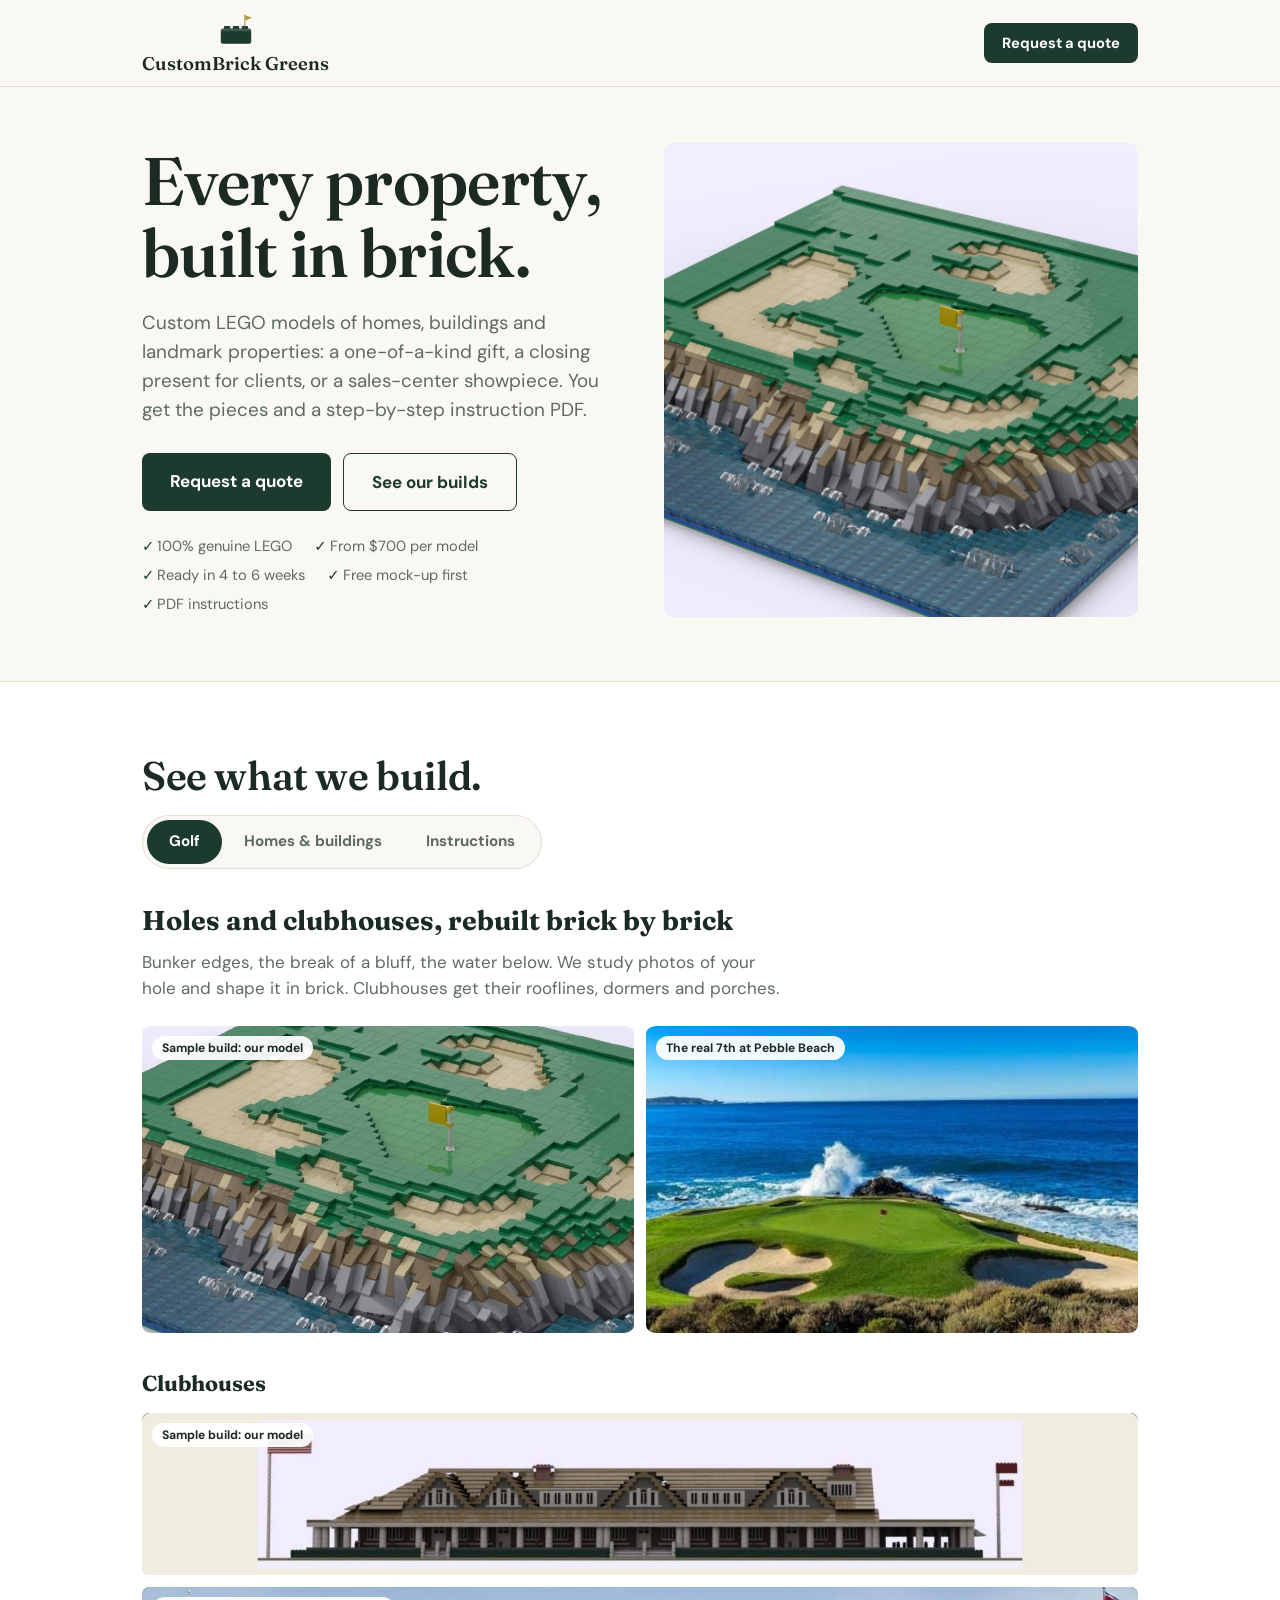
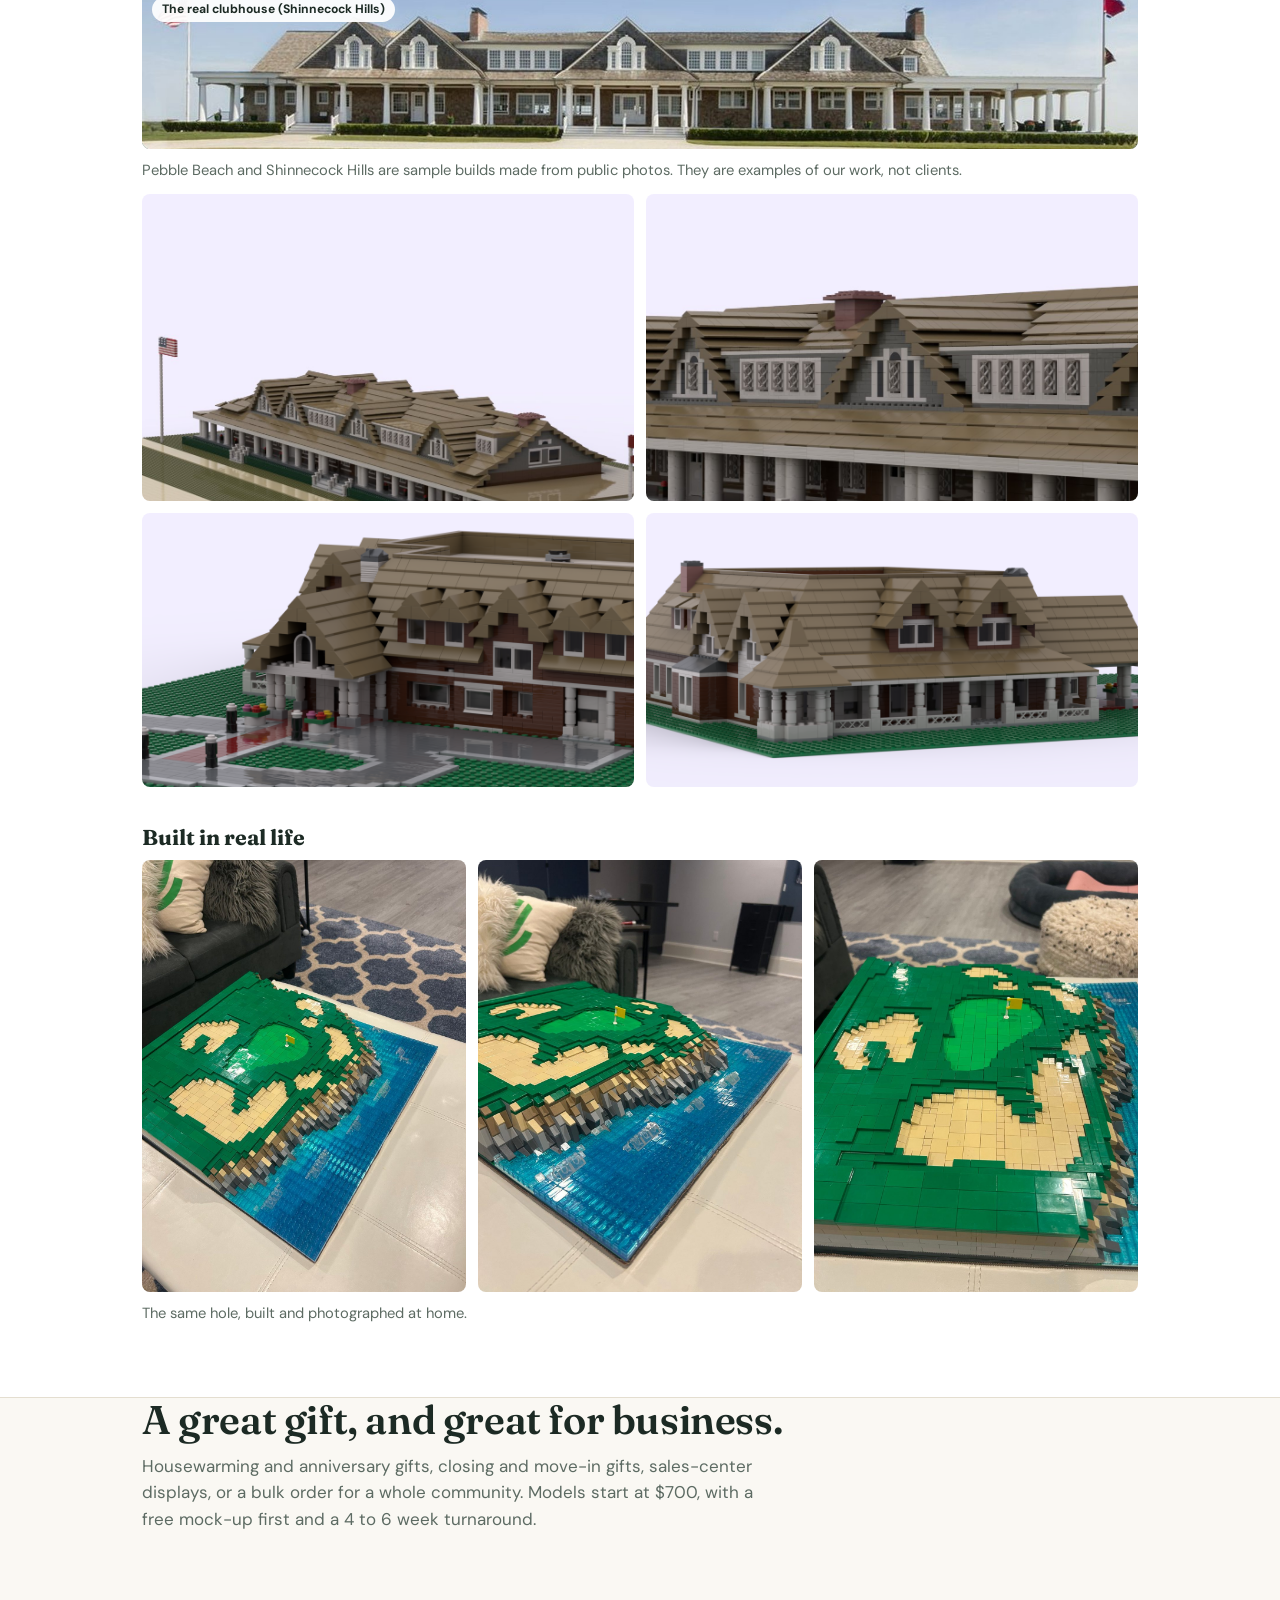
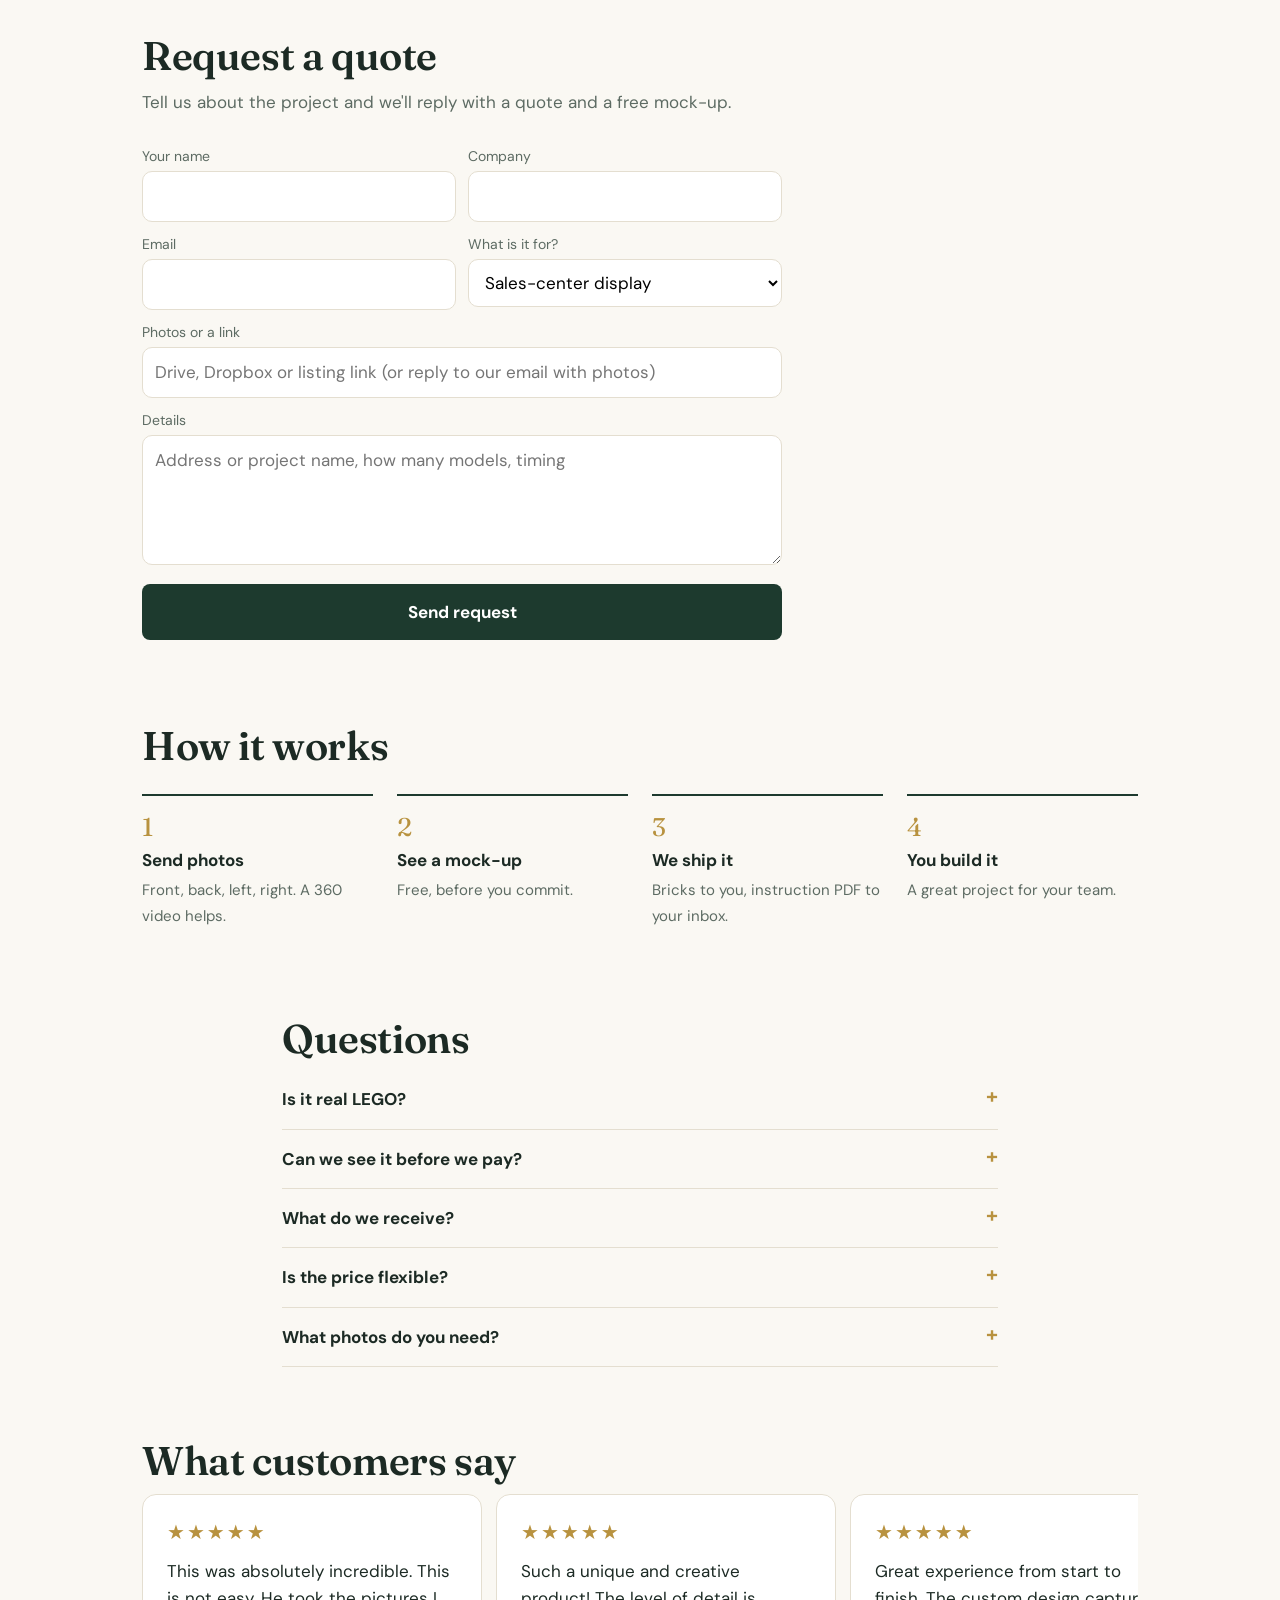
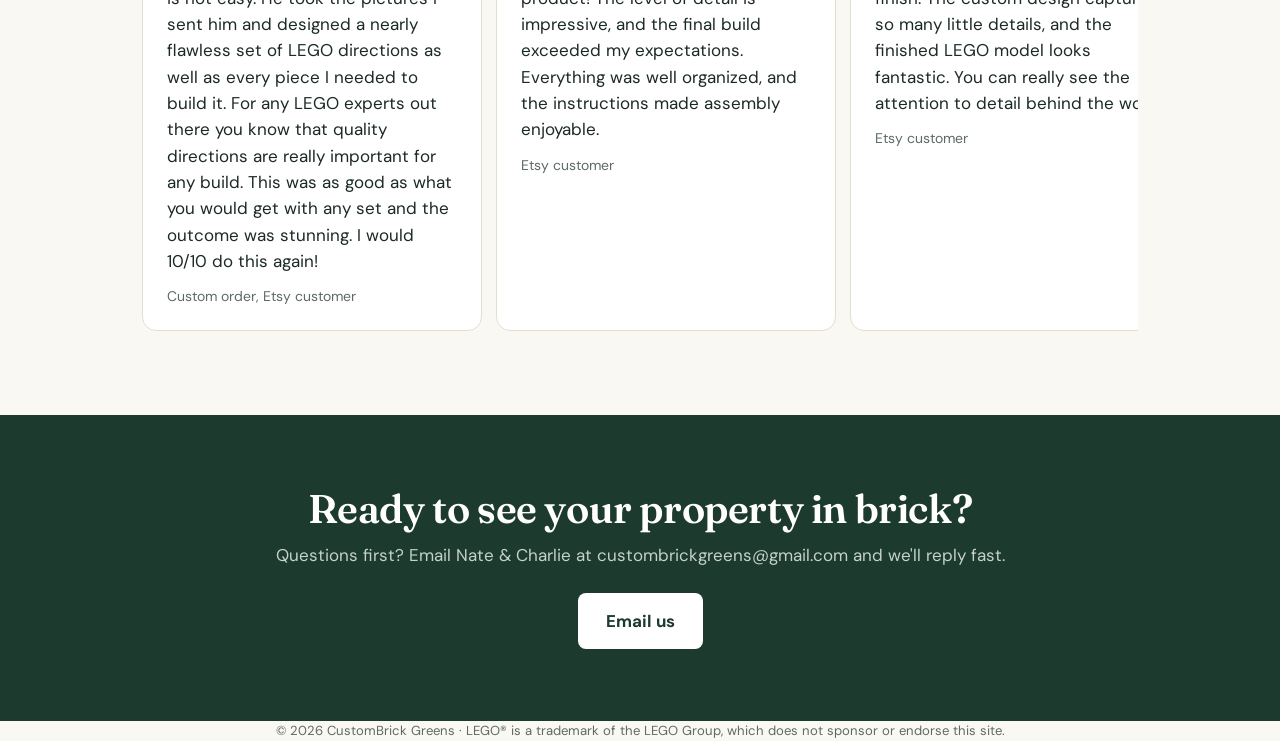
<file: index.html>
<!DOCTYPE html>
<html lang="en">
<head>
<meta charset="utf-8">
<meta name="viewport" content="width=device-width, initial-scale=1">
<link rel="icon" type="image/svg+xml" href="favicon.svg">
<title>CustomBrick Greens | Custom LEGO models of homes, buildings and properties</title>
<meta name="description" content="Custom LEGO models of homes, buildings and clubhouses, a one-of-a-kind gift, and a standout for realtors, builders and clubs. Genuine LEGO, instruction PDF included, free mock-up first.">
<link rel="preconnect" href="https://fonts.googleapis.com">
<link rel="preconnect" href="https://fonts.gstatic.com" crossorigin>
<link href="https://fonts.googleapis.com/css2?family=DM+Sans:wght@400;500;700&family=Fraunces:opsz,wght@9..144,500;9..144,600&display=swap" rel="stylesheet">
<link rel="stylesheet" href="style.css">
</head>
<body>
<div id="deal"></div>

<header>
  <div class="wrap bar">
    <a class="logo" href="#" style="display:flex;flex-direction:column;align-items:center;gap:4px;line-height:1.1"><img src="logo.svg" alt="" width="38" height="38"><span id="brand">CustomBrick Greens</span></a>
    <a class="btn" href="#quote">Request a quote</a>
  </div>
</header>

<section class="hero">
  <div class="wrap grid">
    <div>
      <h1>Every property, built in brick.</h1>
      <p>Custom LEGO models of homes, buildings and landmark properties: a one-of-a-kind gift, a closing present for clients, or a sales-center showpiece. You get the pieces and a step-by-step instruction PDF.</p>
      <div class="row">
        <a class="btn" href="#quote">Request a quote</a>
        <a class="btn line" href="#work">See our builds</a>
      </div>
      <div class="checks"><span>100% genuine LEGO</span><span>From $700 per model</span><span>Ready in 4 to 6 weeks</span><span>Free mock-up first</span><span>PDF instructions</span></div>
    </div>
    <img src="pebble-7th-hero.jpg" alt="LEGO model of a coastal golf hole with bunkers, cliffs and ocean">
  </div>
</section>

<section class="work" id="work">
  <div class="wrap">
    <h2>See what we build.</h2>
    <div class="tabs" role="tablist">
      <button class="tab" role="tab" aria-selected="true" data-tab="golf">Golf</button>
      <button class="tab" role="tab" aria-selected="false" data-tab="homes">Homes &amp; buildings</button>
      <button class="tab" role="tab" aria-selected="false" data-tab="instructions">Instructions</button>
    </div>

    <div class="panel on" id="p-golf">
      <h3>Holes and clubhouses, rebuilt brick by brick</h3>
      <p class="lead">Bunker edges, the break of a bluff, the water below. We study photos of your hole and shape it in brick. Clubhouses get their rooflines, dormers and porches.</p>
      <div class="pair two">
        <figure><figcaption>Sample build: our model</figcaption><img src="pebble-7th-model.jpg" alt="Our LEGO model of the 7th hole at Pebble Beach"></figure>
        <figure><figcaption>The real 7th at Pebble Beach</figcaption><img src="pebble-7th-real.jpg" alt="The real 7th hole at Pebble Beach"></figure>
      </div>
      <h4 class="sub2">Clubhouses</h4>
      <div class="pair stack">
        <figure><figcaption>Sample build: our model</figcaption><img src="shinnecock-clubhouse-model.jpg" alt="Our LEGO model of the Shinnecock Hills clubhouse"></figure>
        <figure><figcaption>The real clubhouse (Shinnecock Hills)</figcaption><img src="shinnecock-clubhouse-real.jpg" alt="The real Shinnecock Hills clubhouse"></figure>
      </div>
      <p class="cap">Pebble Beach and Shinnecock Hills are sample builds made from public photos. They are examples of our work, not clients.</p>
      <div class="g2">
        <img src="clubhouse-model-1.jpg" alt="LEGO clubhouse model, angled view">
        <img src="clubhouse-model-closeup.jpg" alt="LEGO clubhouse model close-up of dormers and porch">
      </div>
      <div class="g2">
        <img src="canoe_brook1_3.png" alt="LEGO clubhouse model, front and entrance view" style="width:100%;height:auto;aspect-ratio:1080/600;object-fit:cover;object-position:50% 100%">
        <img src="canoe_brook1_2.png" alt="LEGO clubhouse model, side view with wraparound porch" style="width:100%;height:auto;aspect-ratio:1080/600;object-fit:cover;object-position:50% 87.5%">
      </div>
      <h4 class="sub2">Built in real life</h4>
      <div class="g3">
        <img src="golf-1.jpg" alt="The finished golf hole model, overhead view">
        <img src="golf-2.jpg" alt="The finished golf hole model, low angle over the cliffs and water">
        <img src="golf-3.jpg" alt="The finished golf hole model, looking over the green and bunkers">
      </div>
      <p class="cap">The same hole, built and photographed at home.</p>
    </div>

    <div class="panel" id="p-homes">
      <h3>The house, down to the shutters</h3>
      <p class="lead">Send photos of any real building: a family home, a lake house, an office. We match the roofline, the windows, the steps and the driveway.</p>
      <img class="wide" src="home-colonial-compare.jpg" alt="A real house on the left blending into our LEGO model of it on the right">
      <p class="cap">Real house on the left, our LEGO model on the right.</p>
      <div class="g2" style="margin-top:14px">
        <img src="house-render-1.jpg" alt="Design of a LEGO house" style="aspect-ratio:1/1">
        <img src="house-render-2.jpg" alt="Design of a LEGO house, front view" style="aspect-ratio:1/1">
      </div>
      <div class="pair" style="margin-top:12px"><figure><figcaption>Design vs. the real building</figcaption><img src="building-render-vs-real.jpg" alt="LEGO design of a brick building next to the real building" style="background:#fff"></figure></div>
      <div style="margin-top:12px;display:grid;grid-template-columns:repeat(auto-fit,minmax(260px,1fr));gap:12px"><figure style="margin:0"><figcaption>Wilton House, the real building</figcaption><img src="wilton_house_real.png" alt="The real Wilton House, a two-story brick colonial" loading="lazy" style="aspect-ratio:1/1;object-fit:cover"></figure><figure style="margin:0"><figcaption>Our model: one of our bigger builds, 10,000 pieces</figcaption><img src="wilton_house.png" alt="LEGO model of Wilton House, 10,000 pieces" loading="lazy" style="aspect-ratio:1/1;object-fit:cover"></figure></div>
      <h4 class="sub2">Finished builds</h4>
      <div class="g3">
        <img src="home-build-1.jpg" alt="Finished LEGO house model on a green baseplate">
        <img src="home-build-2.jpg" alt="LEGO house model from the driveway side">
        <img src="home-shingle-model.jpg" alt="Close-up of a LEGO house model with garage, stairs and railings" style="object-position:center 30%">
      </div>
      <p class="cap">Stairs, railings, garage doors, even the driveway.</p>
    </div>

    <div class="panel" id="p-instructions">
      <h3>Step-by-step instructions</h3>
      <p class="lead">Every model comes with a PDF like this. Each step shows exactly which pieces to add and where.</p>
      <img src="image.png" alt="Sample page from a CustomBrick Greens instruction PDF with numbered steps and the pieces needed" loading="lazy" style="max-width:460px;width:100%;aspect-ratio:578/395;object-fit:cover;object-position:top;margin:0 auto;display:block">
      <p class="cap">A sample from one of our instruction PDFs. Tap the image to see more steps.</p>
    </div>
  </div>
</section>

<section id="pros" style="padding-top:0">
  <div class="wrap">
    <h2>A great gift, and great for business.</h2>
    <p class="sub">Housewarming and anniversary gifts, closing and move-in gifts, sales-center displays, or a bulk order for a whole community. Models start at $700, with a free mock-up first and a 4 to 6 week turnaround.</p>
  </div>
</section>

<section id="quote" style="padding-top:0">
  <style>
    #quoteForm{max-width:640px;display:grid;gap:12px}
    #quoteForm .qr{display:grid;grid-template-columns:1fr 1fr;gap:12px}
    @media(max-width:560px){#quoteForm .qr{grid-template-columns:1fr}}
    #quoteForm label{display:block;font-size:14px;color:var(--mute);margin-bottom:4px}
    #quoteForm input,#quoteForm select,#quoteForm textarea{width:100%;box-sizing:border-box;font:inherit;padding:11px 12px;border:1px solid var(--line);border-radius:10px;background:#fff}
    #qMsg{margin:0;font-size:15px}
  </style>
  <div class="wrap">
    <h2>Request a quote</h2>
    <p class="sub">Tell us about the project and we'll reply with a quote and a free mock-up.</p>
    <form id="quoteForm">
      <input type="text" name="_honey" style="display:none" tabindex="-1" autocomplete="off">
      <div class="qr">
        <div><label for="qn">Your name</label><input id="qn" name="Name" required></div>
        <div><label for="qc">Company</label><input id="qc" name="Company"></div>
      </div>
      <div class="qr">
        <div><label for="qe">Email</label><input id="qe" name="Email" type="email" required></div>
        <div><label for="qu">What is it for?</label><select id="qu" name="Use"><option>Sales-center display</option><option>Closing or move-in gift</option><option>Bulk order</option><option>Gift</option><option>Other</option></select></div>
      </div>
      <div><label for="qp">Photos or a link</label><input id="qp" name="Photos or link" placeholder="Drive, Dropbox or listing link (or reply to our email with photos)"></div>
      <div><label for="qd">Details</label><textarea id="qd" name="Details" rows="4" placeholder="Address or project name, how many models, timing"></textarea></div>
      <button class="btn" type="submit" id="qBtn">Send request</button>
      <p id="qMsg" role="status"></p>
    </form>
  </div>
</section>

<section id="order" style="display:none">
  <div class="wrap">
    <h2>Pick your size and pay.</h2>
    <p class="sub">Every model ships as genuine LEGO pieces. We email you the instructions as a PDF.</p>
    <div class="order">
      <div>
        <div class="opts" id="opts"></div>
        <div id="customBox" style="display:none;margin-top:12px;border:1px solid var(--line);border-radius:14px;padding:16px 18px;background:#fff">
          <div style="display:flex;justify-content:space-between;align-items:baseline;gap:10px;flex-wrap:wrap"><b>Custom size</b><span style="color:var(--mute);font-size:14px">Slide to pick your own piece count</span></div>
          <input type="range" id="cRange" aria-label="Custom piece count" style="width:100%;margin:14px 0 6px">
          <div style="display:flex;justify-content:space-between;align-items:center;gap:10px;flex-wrap:wrap">
            <span>About <b id="cPcs"></b> pieces &middot; <b id="cPrice"></b></span>
            <button class="add" id="cAdd" data-add="0" type="button">Add</button>
          </div>
        </div>
        <noscript><p class="sub">Models start at $700 with a 4 to 6 week turnaround. <a href="#quote">Request a quote</a> or email custombrickgreens@gmail.com.</p></noscript>
        <div class="bundle" id="bundleNote"></div>
      </div>
      <div class="sum" id="cartPanel">
        <div class="lbl">Your cart</div>
        <p class="empty" id="empty">Nothing yet. Add a model to start.</p>
        <ul class="items" id="items"></ul>
        <div id="lines"></div>
        <div class="cl" style="margin-top:10px;align-items:baseline"><span>Total</span><span class="tot" id="sTot" style="margin:0">$0</span></div>
        <div class="nudge" id="nudge"></div>
        <a class="btn off" id="payBtn" href="#">Add a model</a>
        <ul class="perks">
          <li>Genuine LEGO pieces</li>
          <li>Instructions sent to you as a PDF</li>
          <li>Free mock-up before we build</li>
        </ul>
        <p class="invoice" id="invoice" style="display:none">Already have a quote from us? <a id="invLink" href="#">Pay your invoice</a></p>
      </div>
    </div>
  </div>
</section>

<section style="padding-top:0">
  <div class="wrap">
    <h2>How it works</h2>
    <ol class="steps">
      <li><b>Send photos</b><span>Front, back, left, right. A 360 video helps.</span></li>
      <li><b>See a mock-up</b><span>Free, before you commit.</span></li>
      <li><b>We ship it</b><span>Bricks to you, instruction PDF to your inbox.</span></li>
      <li><b>You build it</b><span>A great project for your team.</span></li>
    </ol>
  </div>
</section>

<section style="padding-top:0">
  <div class="wrap faq">
    <h2 style="margin-bottom:10px">Questions</h2>
    <details><summary>Is it real LEGO?</summary><p>Yes. All of our bricks are real, genuine LEGO.</p></details>
    <details><summary>Can we see it before we pay?</summary><p>Yes. Send us photos of the building and we'll put together a mock-up so you know what the model will look like.</p></details>
    <details><summary>What do we receive?</summary><p>The pieces, shipped to you, and a step-by-step instruction PDF sent to your email. Your team builds it. We're happy to send a sample instruction PDF first.</p></details>
    <details><summary>Is the price flexible?</summary><p>Somewhat. If you have a budget or want more than one building, just ask and we'll work with you.</p></details>
    <details><summary>What photos do you need?</summary><p>The building from the front, back, left and right, plus any other angles you like. A 360 video walking around the outside is great too.</p></details>
  </div>
</section>

<section id="reviews" style="padding-top:0;display:none">
  <div class="wrap">
    <div id="revs" style="display:flex;gap:14px;overflow-x:auto;scroll-snap-type:x mandatory;padding-bottom:12px;-webkit-overflow-scrolling:touch"></div>
  </div>
</section>

<section class="cta">
  <div class="wrap">
    <h2>Ready to see your property in brick?</h2>
    <p>Questions first? Email Nate &amp; Charlie at custombrickgreens@gmail.com and we'll reply fast.</p>
    <a class="btn" id="mailBtn" href="mailto:custombrickgreens@gmail.com?subject=Question%20about%20a%20model">Email us</a>
  </div>
</section>

<footer class="wrap">&copy; <span id="yr"></span> CustomBrick Greens &middot; LEGO&reg; is a trademark of the LEGO Group, which does not sponsor or endorse this site.</footer>

<div id="lb"><img alt=""></div>
<div id="mbar"><span id="mTxt"></span><a class="btn" href="#cartPanel">View cart</a></div>
<script src="config.js"></script>
<script>
(function(){
  var $=function(s){return document.querySelector(s)};
  var money=function(n){return "$"+n.toLocaleString("en-US")};
  $("#yr").textContent=new Date().getFullYear();
  $("#brand").textContent=CONFIG.brand;
  if(CONFIG.deal&&CONFIG.deal.enabled){var d=$("#deal");d.textContent=CONFIG.deal.text;d.style.display="block"}

  var mail=function(subject,body){
    return "mailto:"+CONFIG.email+"?cc="+encodeURIComponent(CONFIG.emailCc)+"&subject="+encodeURIComponent(subject)+"&body="+encodeURIComponent(body||"");
  };
  if(CONFIG.invoiceLink){$("#invoice").style.display="block";$("#invLink").href=CONFIG.invoiceLink}

  var cart=[];
  try{cart=JSON.parse(localStorage.getItem('bbgm_cart')||'[]').filter(function(i){return CONFIG.sizes[i]})}catch(e){cart=[]}
  var opts=$("#opts");
  opts.innerHTML=CONFIG.sizes.map(function(s,i){
    if(s.custom)return "";
    var p=s.salePrice?'<s>'+money(s.price)+'</s>'+money(s.salePrice):money(s.price);
    return '<div class="opt"><span><b>'+s.name+(s.popular?'<span class="tag">Most popular</span>':'')+'</b><small>About '+s.pieces.toLocaleString()+' pieces &middot; '+s.note+'</small></span><span class="p">'+p+'</span><button class="add" data-add="'+i+'">Add</button></div>';
  }).join("");

  var B=CONFIG.bundle||{enabled:false};
  $("#bundleNote").innerHTML=B.enabled?'<b>'+B.label+':</b> add '+B.minItems+' or more models to your cart and '+money(B.amountOff)+' comes off automatically. A clubhouse plus a locker room, for example.':'';
  if(!B.enabled)$("#bundleNote").style.display="none";

  function price(s){return s.salePrice||s.price}
  function calc(){
    var sub=0;cart.forEach(function(i){sub+=price(CONFIG.sizes[i])});
    var off=(B.enabled&&cart.length>=B.minItems)?B.amountOff:0;
    return {sub:sub,off:off,total:Math.max(sub-off,0)};
  }
  function render(){
    var c=calc(),n=cart.length;
    $("#empty").style.display=n?"none":"block";
    $("#items").innerHTML=cart.map(function(i,k){
      var s=CONFIG.sizes[i];
      return '<li><span>'+s.name+' <small style="color:var(--mute)">('+s.pieces.toLocaleString()+' pcs)</small></span><span>'+money(price(s))+' <button class="x" data-rm="'+k+'" aria-label="Remove">&times;</button></span></li>';
    }).join("");
    $("#lines").innerHTML=c.off?'<div class="cl"><span>Subtotal</span><span>'+money(c.sub)+'</span></div><div class="cl off"><span>'+B.label+'</span><span>&minus;'+money(c.off)+'</span></div>':"";
    $("#sTot").textContent=money(c.total);
    $("#mTxt").innerHTML=n+" item"+(n>1?"s":"")+" &middot; <b>"+money(c.total)+"</b>";
    $("#mbar").className=n?"show":"";
    var nu=$("#nudge");
    if(!B.enabled||!n){nu.style.display="none"}
    else{nu.style.display="block";
      if(c.off){nu.className="nudge on";nu.textContent="Deal applied: you save "+money(c.off)+"."}
      else{nu.className="nudge";nu.textContent="Add one more model and save "+money(B.amountOff)+"."}
    }
    try{localStorage.setItem('bbgm_cart',JSON.stringify(cart))}catch(e){}
    var b=$("#payBtn");
    if(!n){b.className="btn off";b.textContent="Add a model";b.href="#";return}
    b.className="btn";b.href="checkout.html";b.textContent="Checkout \u00b7 "+money(c.total);
  }
  document.addEventListener("click",function(e){
    var t=e.target.closest("[data-tab]");
    if(t){
      document.querySelectorAll(".tab").forEach(function(x){x.setAttribute("aria-selected",x===t?"true":"false")});
      document.querySelectorAll(".panel").forEach(function(p){p.classList.toggle("on",p.id==="p-"+t.getAttribute("data-tab"))});
    }
    var im=e.target.closest(".work img");
    if(im){var lb=$("#lb");lb.firstElementChild.src=im.src;lb.style.display="flex"}
    if(e.target.closest("#lb")){$("#lb").style.display="none"}
  });
  document.addEventListener("click",function(e){
    var a=e.target.closest("[data-add]"),r=e.target.closest("[data-rm]");
    if(a){cart.push(+a.getAttribute("data-add"));render()}
    if(r){cart.splice(+r.getAttribute("data-rm"),1);render()}
  });
  render();
  (function(){
    var R=CONFIG.reviews||[];if(!R.length)return;
    var esc=function(s){return String(s).replace(/&/g,"&amp;").replace(/</g,"&lt;")};
    $("#revs").innerHTML=R.map(function(r){
      return '<figure style="flex:0 0 min(340px,85%);scroll-snap-align:start;margin:0;background:#fff;border:1px solid var(--line);border-radius:14px;padding:22px 24px">'+
        '<div aria-label="'+r.stars+' out of 5 stars" style="color:var(--gold);letter-spacing:2px;font-size:20px">'+"\u2605".repeat(r.stars)+"\u2606".repeat(5-r.stars)+'</div>'+
        '<blockquote style="margin:10px 0 12px;font-size:17px;line-height:1.55">'+esc(r.text)+'</blockquote>'+
        '<figcaption style="color:var(--mute);font-size:14px">'+esc(r.who||"Customer")+'</figcaption></figure>'}).join("");
    $("#reviews .wrap").insertAdjacentHTML("afterbegin","<h2>What customers say</h2>");
    $("#reviews").style.display="block";
  })();
})();
</script>
<script>
(function(){
  var box=document.getElementById("customBox");if(!box||!CONFIG.addCustom)return;
  var r=document.getElementById("cRange"),c=CONFIG.custom;
  r.min=c.min;r.max=c.max;r.step=c.step;r.value=c.start||6000;
  function show(){var p=+r.value;document.getElementById("cPcs").textContent=p.toLocaleString("en-US");document.getElementById("cPrice").textContent="$"+CONFIG.customPrice(p).toLocaleString("en-US")}
  r.addEventListener("input",show);show();box.style.display="block";
  document.getElementById("cAdd").addEventListener("click",function(){this.setAttribute("data-add",CONFIG.addCustom(+r.value))});
})();
</script>
<script>
(function(){
  var f=document.getElementById("quoteForm");if(!f)return;
  var b=document.getElementById("qBtn"),m=document.getElementById("qMsg"),MAIL="custombrickgreens@gmail.com";
  f.addEventListener("submit",function(e){
    e.preventDefault();
    var fd=new FormData(f);if(fd.get("_honey"))return;fd.delete("_honey");
    var o={access_key:CONFIG.formKey,from_name:"CustomBrick Greens quote request",subject:"Quote request: "+(fd.get("Company")||fd.get("Name"))};
    fd.forEach(function(val,k){o[k]=val});
    var fail=function(){m.innerHTML='We could not send that automatically. Please email <a href="mailto:'+MAIL+'">'+MAIL+'</a> instead.';b.disabled=false;b.textContent="Send request"};
    b.disabled=true;b.textContent="Sending...";m.textContent="";
    if(!CONFIG.formKey){fail();return}
    fetch("https://api.web3forms.com/submit",{method:"POST",headers:{"Content-Type":"application/json",Accept:"application/json"},body:JSON.stringify(o)})
      .then(function(r){return r.json()})
      .then(function(d){if(d&&d.success===true){f.reset();b.disabled=false;b.textContent="Send request";m.textContent="Thanks. We got your request and will reply soon. Please check your spam or junk folder in case our reply lands there."}else fail()})
      .catch(fail);
  });
})();
</script>
</body>
</html>
</file>
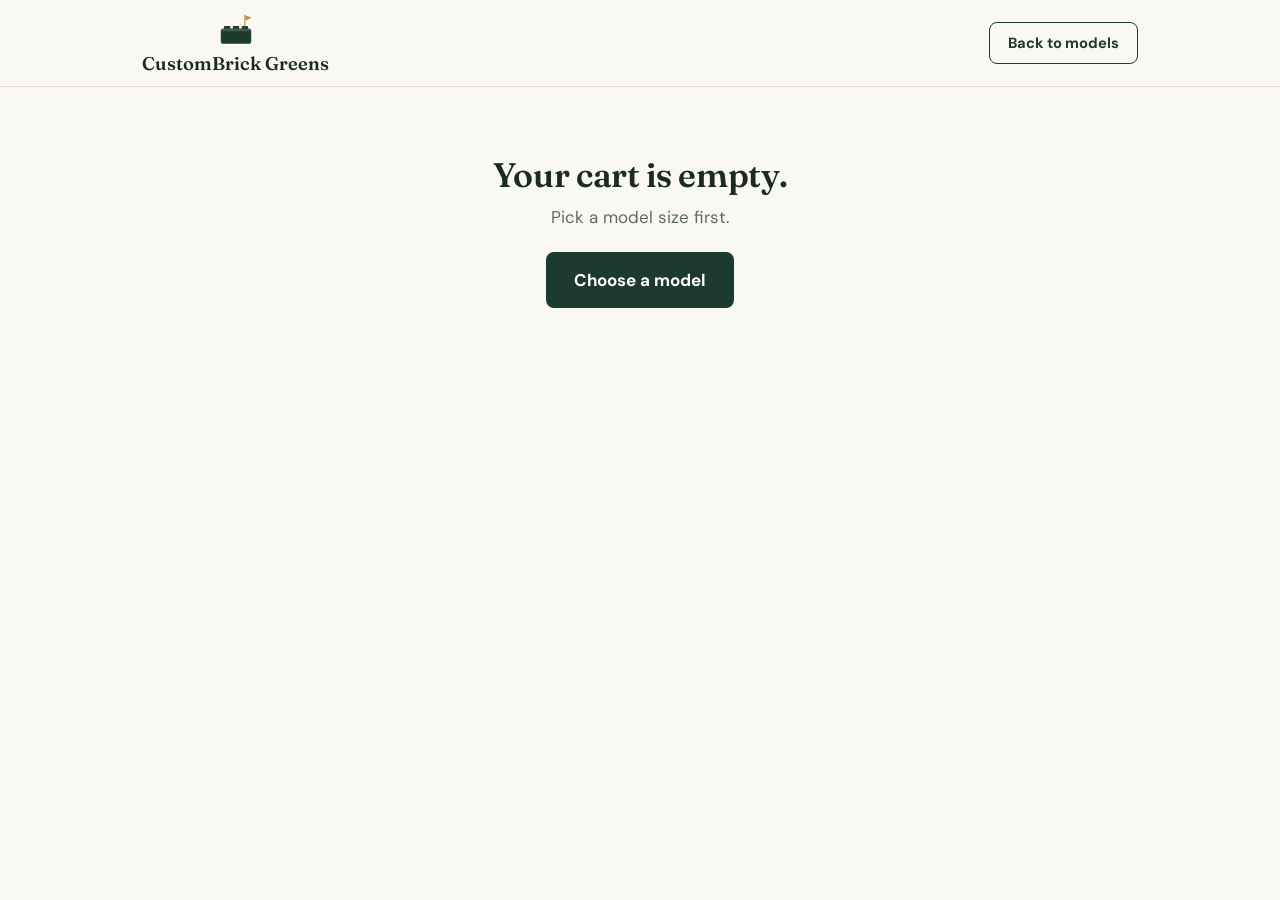
<file: checkout.html>
<!DOCTYPE html>
<html lang="en">
<head>
<meta charset="utf-8">
<meta name="viewport" content="width=device-width, initial-scale=1">
<link rel="icon" type="image/svg+xml" href="favicon.svg">
<title>Checkout | CustomBrick Greens</title>
<meta name="robots" content="noindex">
<link rel="preconnect" href="https://fonts.googleapis.com">
<link rel="preconnect" href="https://fonts.gstatic.com" crossorigin>
<link href="https://fonts.googleapis.com/css2?family=DM+Sans:wght@400;500;700&family=Fraunces:opsz,wght@9..144,500;9..144,600&display=swap" rel="stylesheet">
<link rel="stylesheet" href="style.css">
</head>
<body>
<header>
  <div class="wrap bar">
    <a class="logo" href="index.html" style="display:flex;flex-direction:column;align-items:center;gap:4px;line-height:1.1"><img src="logo.svg" alt="" width="38" height="38"><span id="brand">CustomBrick Greens</span></a>
    <a class="btn line" href="index.html#order" style="padding:9px 18px;font-size:.92rem">Back to models</a>
  </div>
</header>

<main class="wrap">
  <!-- empty cart -->
  <div class="done" id="emptyView" style="display:none">
    <h1>Your cart is empty.</h1>
    <p class="sub" style="margin:0 auto 22px">Pick a model size first.</p>
    <a class="btn" href="index.html#order">Choose a model</a>
  </div>

  <!-- thank-you -->
  <div class="done" id="doneView" style="display:none">
    <h1>Thank you. Your order is in.</h1>
    <p class="sub" style="margin:0 auto 10px" id="doneMsg"></p>
    <p class="sub" style="margin:0 auto 22px">We'll email your instruction PDF and confirm everything. <strong>Please check your spam or junk folder</strong> in case our email lands there.</p>
    <a class="btn" href="index.html">Back to the site</a>
  </div>

  <div class="co" id="mainView" style="display:none">
    <form class="form" id="orderForm">
      <a class="back" href="index.html#order">&larr; Back</a>
      <h1>Checkout</h1>
      <p class="sub">Tell us where to send your model. We'll email you the order right away.</p>

      <input type="text" name="_honey" style="display:none" tabindex="-1" autocomplete="off">

      <div class="r2">
        <div><label for="name">Your name</label><input id="name" name="Name" required autocomplete="name"></div>
        <div><label for="org">Club or organization (optional)</label><input id="org" name="Club / organization" autocomplete="organization"></div>
      </div>
      <div class="r2">
        <div><label for="email">Email</label><input id="email" name="email" type="email" required autocomplete="email"></div>
        <div><label for="phone">Phone (optional)</label><input id="phone" name="Phone" type="tel" autocomplete="tel"></div>
      </div>

      <h2>Ship to</h2>
      <label for="addr">Street address</label><input id="addr" name="Street" required autocomplete="street-address">
      <div class="r3">
        <div><label for="city">City</label><input id="city" name="City" required autocomplete="address-level2"></div>
        <div><label for="state">State</label><input id="state" name="State" required autocomplete="address-level1"></div>
        <div><label for="zip">ZIP</label><input id="zip" name="ZIP" required autocomplete="postal-code"></div>
      </div>

      <label for="notes">What are we building? Anything else? (optional)</label>
      <textarea id="notes" name="Notes" rows="4" placeholder="e.g. our clubhouse, front view. Photos and a 360 video link are welcome."></textarea>

      <div id="payChoice" style="display:none">
        <h2>How would you like to pay?</h2>
        <label class="pc"><input type="radio" name="paymethod" value="card" checked> <span><b>Pay by card now</b><small>Secure checkout with Stripe. Fastest.</small></span></label>
        <label class="pc"><input type="radio" name="paymethod" value="invoice"> <span><b>Email me an invoice</b><small>We'll send an invoice you can pay when ready.</small></span></label>
      </div>
      <div class="err" id="err"></div>
      <button class="btn" id="submitBtn" type="submit" style="width:100%;margin-top:22px"></button>
      <p class="small" style="font-size:.85rem;color:var(--mute);margin-top:12px">Send photos of the building (front, back, left, right) by replying to our confirmation email.</p>
    </form>

    <aside class="box">
      <div class="lbl" style="color:var(--mute);font-size:.88rem">Your order</div>
      <ul class="items" id="items" style="margin-top:12px"></ul>
      <div id="lines"></div>
      <div class="cl" style="margin-top:10px;align-items:baseline"><span>Total</span><span class="tot" id="sTot" style="font-family:'Fraunces',serif;font-weight:600;font-size:2.2rem;line-height:1"></span></div>
      <div class="paynote" id="payNote" style="display:none"></div>
      <div class="pdf"><span>&#10003;</span><span><b>Instructions included.</b> We email you the step-by-step instructions as a PDF.</span></div>
      <ul class="perks" style="list-style:none;padding:0;margin:14px 0 0;font-size:.92rem;color:var(--mute)">
        <li>&#10003;&nbsp;Genuine LEGO pieces</li>
        <li>&#10003;&nbsp;Free mock-up before we build</li>
      </ul>
    </aside>
  </div>
</main>

<script src="config.js"></script>
<script>
(function(){
  var $=function(s){return document.querySelector(s)};
  var money=function(n){return "$"+n.toLocaleString("en-US")};
  $("#brand").textContent=CONFIG.brand;
  if(location.search.indexOf("sent=1")>-1){$("#doneView").style.display="block";$("#doneMsg").textContent="We got your order and will email you shortly with your invoice and next steps.";return}

  var cart=[];
  try{cart=JSON.parse(localStorage.getItem('bbgm_cart')||'[]').filter(function(i){return CONFIG.sizes[i]})}catch(e){}
  if(!cart.length){$("#emptyView").style.display="block";return}
  $("#mainView").style.display="grid";

  var B=CONFIG.bundle||{enabled:false};
  var price=function(s){return s.salePrice||s.price};
  var sub=0;cart.forEach(function(i){sub+=price(CONFIG.sizes[i])});
  var off=(B.enabled&&cart.length>=B.minItems)?B.amountOff:0;
  var total=Math.max(sub-off,0);

  $("#items").innerHTML=cart.map(function(i){var s=CONFIG.sizes[i];
    return '<li><span>'+s.name+' <small style="color:var(--mute)">('+s.pieces.toLocaleString()+' pcs)</small></span><span>'+money(price(s))+'</span></li>'}).join("");
  $("#lines").innerHTML=off?'<div class="cl"><span>Subtotal</span><span>'+money(sub)+'</span></div><div class="cl off"><span>'+B.label+'</span><span>&minus;'+money(off)+'</span></div>':"";
  $("#sTot").textContent=money(total);

  // Which Stripe link applies?
  var link="",needsAmount=false;
  if(cart.length===1&&!off&&CONFIG.sizes[cart[0]].paymentLink){link=CONFIG.sizes[cart[0]].paymentLink}
  else if(off&&B.paymentLink){link=B.paymentLink;needsAmount=true}
  else if(CONFIG.stripeLink){link=CONFIG.stripeLink;needsAmount=true}

  var pay="card";
  function setMode(){
    var useLink=link&&pay==="card";
    $("#submitBtn").textContent=useLink?"Continue to secure payment":(link?"Place order and send my invoice":"Place order");
    var pn=$("#payNote");pn.style.display="block";
    if(useLink&&needsAmount){pn.innerHTML='On the Stripe payment page, enter the amount <b>'+money(total)+'</b>.'}
    else if(useLink){pn.innerHTML='You\'ll pay <b>'+money(total)+'</b> securely with Stripe.'}
    else{pn.textContent="No payment needed right now. We'll email you an invoice for the total above."}
  }
  if(link){$("#payChoice").style.display="block"}
  document.querySelectorAll('input[name="paymethod"]').forEach(function(r){r.addEventListener("change",function(){pay=r.value;setMode()})});
  setMode();

  var summary=cart.map(function(i){var s=CONFIG.sizes[i];return s.name+" (about "+s.pieces.toLocaleString()+" pieces): "+money(price(s))}).join("\n");
  summary+=(off?"\n"+B.label+": -"+money(off):"")+"\nTOTAL: "+money(total);

  var btnLabel=$("#submitBtn").textContent;
  function fail(fields,why){
    var e=$("#err");
    var body="Order:\n"+summary+"\n\n"+Object.keys(fields).map(function(k){return k+": "+fields[k]}).join("\n");
    e.innerHTML="We couldn't send that automatically. Please <a href=\"mailto:"+CONFIG.email+"?cc="+encodeURIComponent(CONFIG.emailCc)+"&subject="+encodeURIComponent("New order")+"&body="+encodeURIComponent(body)+"\">email us your order</a> and we'll take it from there.";
    e.style.display="block";
    $("#submitBtn").disabled=false;$("#submitBtn").style.opacity="";$("#submitBtn").textContent=btnLabel;
    if(why){e.innerHTML+='<br><small style="opacity:.7">('+String(why).replace(/</g,"&lt;")+')</small>'}
  }

  $("#orderForm").addEventListener("submit",function(ev){
    ev.preventDefault();
    var f=$("#orderForm"),btn=$("#submitBtn");
    if(f.elements["_honey"].value)return;
    btn.disabled=true;btn.style.opacity=".6";btn.textContent="Sending...";$("#err").style.display="none";
    var fields={
      "Name":f.elements["Name"].value,
      "Club / organization":f.elements["Club / organization"].value,
      "Email":f.elements["email"].value,
      "Phone":f.elements["Phone"].value,
      "Ship to":f.elements["Street"].value+", "+f.elements["City"].value+", "+f.elements["State"].value+" "+f.elements["ZIP"].value,
      "Notes":f.elements["Notes"].value
    };
    var payload=Object.assign({},fields,{
      "Order":summary,
      "Total":money(total),
      "Payment":(link&&pay==="card")?"Customer is paying by card (Stripe)":"SEND AN INVOICE",
      "access_key":CONFIG.formKey,
      "from_name":"CustomBrick Greens order form",
      "email":fields["Email"],
      "subject":((link&&pay==="card")?"New order (card): ":"New order (INVOICE): ")+money(total)+" ("+cart.length+" model"+(cart.length>1?"s":"")+")"
    });
    if(!CONFIG.formKey){fail(fields);return}
    fetch("https://api.web3forms.com/submit",{
      method:"POST",
      headers:{"Content-Type":"application/json","Accept":"application/json"},
      body:JSON.stringify(payload)
    }).then(function(r){return r.json().catch(function(){return {}}).then(function(d){if(!r.ok||d.success==="false"||d.success===false)throw new Error(d.message||("error "+r.status));return d})}).then(function(){
      try{localStorage.removeItem('bbgm_cart')}catch(e){}
      if(link&&pay==="card"){
        var u=link+(link.indexOf("?")>-1?"&":"?")+"prefilled_email="+encodeURIComponent(fields["Email"]);
        window.location.href=u;
      }else{
        $("#mainView").style.display="none";$("#doneView").style.display="block";
        $("#doneMsg").textContent="We got your order for "+money(total)+" and will email "+fields["Email"]+" with your invoice.";
        window.scrollTo(0,0);
      }
    }).catch(function(e){
      if(e&&e.name==="TypeError"){
        try{localStorage.removeItem('bbgm_cart')}catch(x){}
        var nx=(link&&pay==="card")?link+(link.indexOf("?")>-1?"&":"?")+"prefilled_email="+encodeURIComponent(fields["Email"]):location.href.split("?")[0]+"?sent=1";
        var fm=document.createElement("form");fm.method="POST";fm.action="https://api.web3forms.com/submit";
        Object.keys(payload).forEach(function(k){var i=document.createElement("input");i.type="hidden";i.name=k;i.value=payload[k];fm.appendChild(i)});
        var n=document.createElement("input");n.type="hidden";n.name="redirect";n.value=nx;fm.appendChild(n);
        document.body.appendChild(fm);fm.submit();
      }else{fail(fields,e&&e.message)}
    });
  });
})();
</script>
</body>
</html>
</file>
<file: style.css>
:root{--green:#1d3a2e;--ink:#1c2a24;--mute:#5d6b63;--bg:#faf8f3;--line:#e4ded0;--gold:#b8923f}
*{box-sizing:border-box}
html{scroll-behavior:smooth}
body{margin:0;font-family:'DM Sans',system-ui,sans-serif;color:var(--ink);background:var(--bg);line-height:1.55;font-size:17px}
h1,h2{font-family:'Fraunces',Georgia,serif;font-weight:600;line-height:1.08;margin:0;letter-spacing:-.01em}
img{max-width:100%;display:block}
.wrap{max-width:1040px;margin:0 auto;padding:0 22px}
.btn{display:inline-block;background:var(--green);color:#fff;font:inherit;font-weight:700;padding:15px 28px;border-radius:8px;text-decoration:none;border:0;cursor:pointer;text-align:center}
.btn:hover{background:#102a1f}
.btn.line{background:transparent;color:var(--green);border:1.5px solid var(--green)}
.btn.line:hover{background:rgba(29,58,46,.06)}
section{padding:72px 0}
h2{font-size:clamp(1.8rem,4vw,2.5rem);margin-bottom:12px}
.sub{color:var(--mute);margin:0 0 30px;max-width:36em}

#deal{display:none;background:var(--green);color:#fff;text-align:center;padding:9px 14px;font-size:.92rem;font-weight:500}

header{border-bottom:1px solid var(--line);background:var(--bg)}
.bar{display:flex;align-items:center;justify-content:space-between;height:86px}
.logo{font-family:'Fraunces',serif;font-weight:600;font-size:1.15rem;text-decoration:none;color:var(--ink)}
.bar .btn{padding:9px 18px;font-size:.92rem}

/* hero */
.hero{padding:56px 0 64px}
.hero .grid{display:grid;grid-template-columns:1fr 1fr;gap:48px;align-items:center}
.hero h1{font-size:clamp(2.6rem,5.6vw,4.2rem);margin-bottom:18px}
.hero p{font-size:1.18rem;color:var(--mute);margin:0 0 28px;max-width:26em}
.hero .row{display:flex;gap:12px;flex-wrap:wrap}
.hero img{border-radius:10px;width:100%;aspect-ratio:1/1;object-fit:cover}
.checks{display:flex;gap:6px 22px;flex-wrap:wrap;margin-top:24px;font-size:.92rem;color:var(--mute)}
.checks span:before{content:"\2713\00a0";color:var(--green);font-weight:700}
@media(max-width:820px){.hero .grid{grid-template-columns:1fr;gap:30px}.hero img{aspect-ratio:4/3}}

/* work tabs */
.work{background:#fff;border-top:1px solid var(--line);border-bottom:1px solid var(--line)}
.tabs{display:inline-flex;background:var(--bg);border:1.5px solid var(--line);border-radius:999px;padding:4px;margin:6px 0 30px}
.tab{border:0;background:none;font:inherit;font-weight:700;font-size:.95rem;padding:10px 22px;border-radius:999px;cursor:pointer;color:var(--mute)}
.tab[aria-selected="true"]{background:var(--green);color:#fff}
.panel{display:none}.panel.on{display:block}
.panel h3{font-family:'Fraunces',serif;font-size:1.7rem;margin:0 0 8px}
.panel .lead{color:var(--mute);margin:0 0 24px;max-width:38em}
.g3{display:grid;grid-template-columns:repeat(3,1fr);gap:12px}
.g3 img{width:100%;aspect-ratio:3/4;object-fit:cover;border-radius:8px}
.g2{display:grid;grid-template-columns:1fr 1fr;gap:12px;margin-top:12px}
.g2 img{width:100%;aspect-ratio:16/10;object-fit:cover;border-radius:8px}
.wide{width:100%;border-radius:8px}
.pair{display:grid;gap:12px;margin-top:12px}
.pair.two{grid-template-columns:1fr 1fr}
.pair figure{margin:0;position:relative}
.pair img{width:100%;border-radius:8px;display:block}
.pair.two img{aspect-ratio:16/10;object-fit:cover}
.pair figcaption{position:absolute;left:10px;top:10px;background:rgba(255,255,255,.93);font-size:.76rem;font-weight:700;padding:3px 10px;border-radius:999px}
.pair.stack img{background:#f1ede1}
@media(max-width:700px){.pair.two{grid-template-columns:1fr}}
.sub2{margin:34px 0 6px;font-family:'Fraunces',serif;font-size:1.35rem}
.cap{margin:10px 0 0;color:var(--mute);font-size:.92rem}
@media(max-width:700px){.g3{grid-template-columns:1fr 1fr}.g3 img:nth-child(3){display:none}.g2{grid-template-columns:1fr}}
.work img{cursor:zoom-in}
#lb{position:fixed;inset:0;background:rgba(0,0,0,.88);display:none;align-items:center;justify-content:center;z-index:60;cursor:zoom-out;padding:18px}
#lb img{max-height:94vh;border-radius:8px}

/* order */
.order{display:grid;grid-template-columns:1.25fr 1fr;gap:28px;align-items:start}
@media(max-width:820px){.order{grid-template-columns:1fr}}
.opts{display:grid;gap:10px}
.opt{display:grid;grid-template-columns:1fr auto auto;gap:16px;align-items:center;background:#fff;border:1.5px solid var(--line);border-radius:10px;padding:14px 16px}
.opt .add{background:var(--green);color:#fff;border:0;border-radius:8px;font:inherit;font-weight:700;font-size:.9rem;padding:9px 16px;cursor:pointer}
.opt .add:hover{background:#102a1f}
@media(max-width:520px){.opt{grid-template-columns:1fr auto}.opt .add{grid-column:1/-1}}
.items{list-style:none;padding:0;margin:0 0 14px;display:grid;gap:8px}
.items li{display:flex;justify-content:space-between;gap:10px;align-items:center;font-size:.95rem;border-bottom:1px solid var(--line);padding-bottom:8px}
.items .x{background:none;border:0;color:var(--mute);cursor:pointer;font-size:1.1rem;padding:0 4px}
.items .x:hover{color:#a33}
.cl{display:flex;justify-content:space-between;font-size:.95rem;margin:4px 0}
.cl.off{color:#1b7a43;font-weight:700}
.empty{color:var(--mute);font-size:.95rem;margin:0 0 14px}
.nudge{background:#f1ede1;border-radius:8px;padding:10px 12px;font-size:.88rem;margin:12px 0}
.nudge.on{background:#e3f1e8;color:#14562f;font-weight:700}
.btn.off{opacity:.45;pointer-events:none}
.opt b{display:block}
.opt small{color:var(--mute);font-size:.88rem}
.opt .p{font-family:'Fraunces',serif;font-weight:600;font-size:1.35rem;white-space:nowrap}
.opt .p s{font-family:'DM Sans',sans-serif;font-weight:400;color:#99a39c;font-size:.95rem;margin-right:6px}
.tag{display:inline-block;background:var(--gold);color:#fff;font-size:.7rem;font-weight:700;padding:2px 8px;border-radius:999px;margin-left:8px;vertical-align:middle}
.sum{background:#fff;border:1.5px solid var(--green);border-radius:12px;padding:26px;position:sticky;top:20px}
.sum .lbl{color:var(--mute);font-size:.88rem}
.sum .name{font-weight:700;font-size:1.1rem;margin:2px 0 14px}
.sum .tot{font-family:'Fraunces',serif;font-weight:600;font-size:2.2rem;line-height:1}
.sum .btn{width:100%}
.sum .perks{list-style:none;padding:0;margin:18px 0 0;font-size:.92rem;color:var(--mute)}
.sum .perks li{padding:3px 0}
.sum .perks li:before{content:"\2713\00a0";color:var(--green);font-weight:700}
.bundle{margin-top:18px;font-size:.95rem;color:var(--ink);background:#f1ede1;border-radius:10px;padding:14px 16px}
.bundle a{color:var(--green);font-weight:700}
.invoice{margin-top:14px;font-size:.92rem;color:var(--mute)}
.invoice a{color:var(--green);font-weight:700}

/* steps + faq */
.steps{display:grid;grid-template-columns:repeat(4,1fr);gap:24px;margin-top:26px;padding:0;list-style:none;counter-reset:s}
.steps li{counter-increment:s;border-top:2px solid var(--green);padding-top:12px}
.steps li:before{content:counter(s);display:block;font-family:'Fraunces',serif;font-size:1.6rem;color:var(--gold)}
.steps b{display:block;margin-bottom:2px}
.steps span{color:var(--mute);font-size:.94rem}
@media(max-width:760px){.steps{grid-template-columns:1fr 1fr}}
details{border-bottom:1px solid var(--line);padding:16px 0}
details summary{cursor:pointer;font-weight:700;list-style:none;display:flex;justify-content:space-between;gap:12px}
details summary:after{content:"+";color:var(--gold);font-size:1.3rem;line-height:1}
details[open] summary:after{content:"\2212"}
details p{margin:10px 0 0;color:var(--mute);max-width:44em}
.faq{max-width:760px}

.cta{background:var(--green);color:#fff;text-align:center}
.cta h2{color:#fff}
.cta p{color:#c4d2c9;margin:0 auto 24px}
.cta .btn{background:#fff;color:var(--green)}
.cta .btn:hover{background:#efe9d8}
#mbar{display:none}
@media(max-width:820px){#mbar{position:fixed;left:0;right:0;bottom:0;z-index:30;background:#fff;border-top:1px solid var(--line);padding:10px 16px;display:none;align-items:center;justify-content:space-between;gap:12px;box-shadow:0 -6px 18px rgba(0,0,0,.08)}
#mbar.show{display:flex}#mbar b{font-family:'Fraunces',serif;font-size:1.3rem}#mbar .btn{padding:11px 20px}
.sum{position:static}body{padding-bottom:70px}}
footer{padding:26px 0;color:var(--mute);font-size:.82rem;text-align:center}

/* checkout */
.co{display:grid;grid-template-columns:1.2fr 1fr;gap:34px;align-items:start;padding:44px 0 80px}
@media(max-width:820px){.co{grid-template-columns:1fr}}
.co h1{font-size:clamp(2rem,4vw,2.6rem);margin-bottom:6px}
.co .back{display:inline-block;margin-bottom:18px;color:var(--mute);text-decoration:none;font-size:.92rem}
.form label{display:block;font-weight:500;font-size:.88rem;margin:14px 0 6px}
.form input,.form textarea,.form select{width:100%;padding:12px 14px;border:1px solid var(--line);border-radius:8px;font:inherit;background:#fff}
.form input:focus,.form textarea:focus{outline:2px solid var(--green);outline-offset:0}
.form .r2{display:grid;grid-template-columns:1fr 1fr;gap:12px}
.form .r3{display:grid;grid-template-columns:2fr 1fr 1fr;gap:12px}
@media(max-width:560px){.form .r2,.form .r3{grid-template-columns:1fr}}
.form h2{font-size:1.25rem;margin:26px 0 0}
.box{background:#fff;border:1.5px solid var(--green);border-radius:12px;padding:24px;position:sticky;top:20px}
.paynote{background:#f1ede1;border-radius:8px;padding:12px 14px;font-size:.92rem;margin:14px 0}
.paynote b{font-family:'Fraunces',serif;font-size:1.15rem}
.pdf{display:flex;gap:10px;background:#e3f1e8;color:#14562f;border-radius:8px;padding:12px 14px;font-size:.92rem;margin-top:16px}
.done{text-align:center;padding:70px 0}
.done h1{margin-bottom:10px}
.err{background:#fdeaea;color:#8a2020;border-radius:8px;padding:12px 14px;font-size:.92rem;margin-top:14px;display:none}
.err a{color:inherit;font-weight:700}
.pc{display:flex!important;gap:12px;align-items:flex-start;background:#fff;border:1.5px solid var(--line);border-radius:10px;padding:14px 16px;margin:10px 0 0!important;cursor:pointer}
.pc:has(input:checked){border-color:var(--green);box-shadow:0 0 0 1px var(--green)}
.pc input{width:18px!important;height:18px;margin-top:3px;accent-color:var(--green);padding:0!important}
.pc b{display:block;font-weight:700}.pc small{color:var(--mute);font-size:.88rem}
</file>
